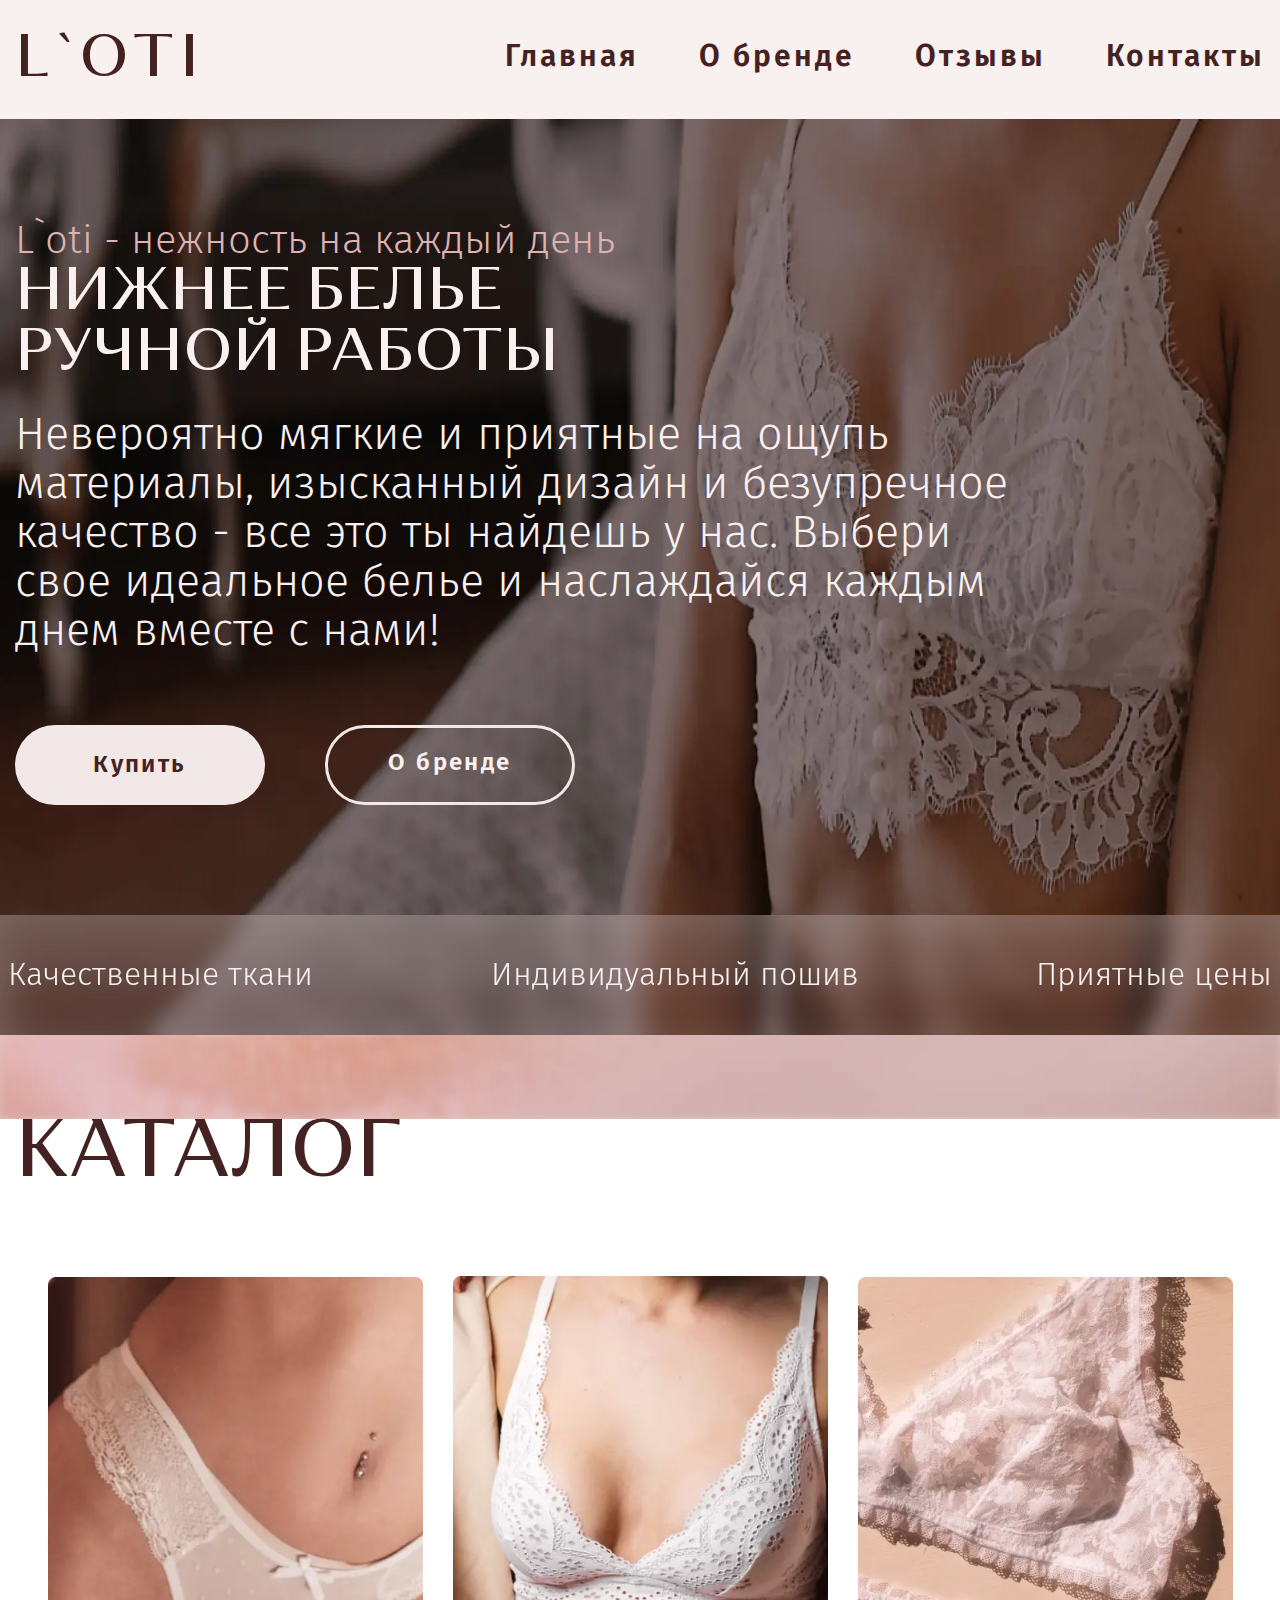
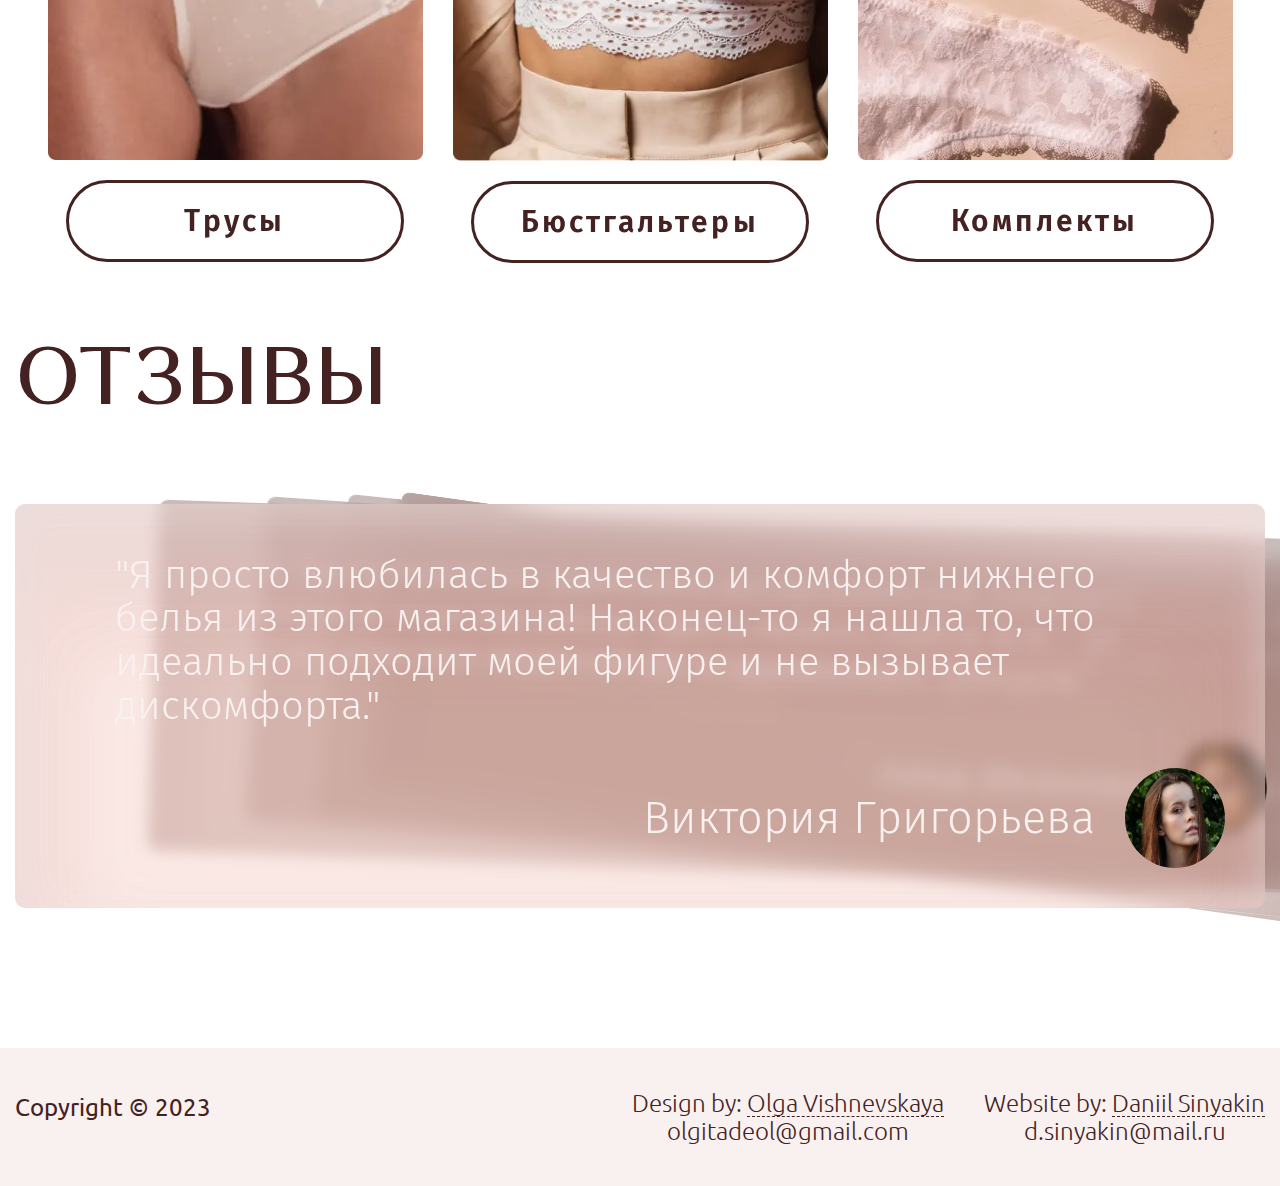
<file: index.html>
<!DOCTYPE html>
<html lang="ru">
<head>
    <title>L`oti</title>
    <meta charset="UTF-8">
    <meta http-equiv="X-UA-Compatible" content="IE=edge">
    <meta name="viewport" content="width=device-width, initial-scale=1.0">
    <link rel="preconnect" href="https://fonts.googleapis.com">
    <link rel="preconnect" href="https://fonts.gstatic.com" crossorigin>
    <link href="https://fonts.googleapis.com/css2?family=Fira+Sans:wght@300;400;500;600&family=Ubuntu:wght@300&display=swap" rel="stylesheet">
    <link rel="stylesheet" href="css/styles.css">
    <link rel="stylesheet" href="css/reset.css">
    <link rel="shortcut icon" href="favicon.ico">
    <link rel="stylesheet" href="https://unpkg.com/swiper/swiper-bundle.min.css">
  <script src="https://unpkg.com/swiper/swiper-bundle.min.js"></script>
</head>
<body>
    <div class="wrapper">
        <header class="header">
            <div class="header__container">
                <nav class="header__nav">
                    <h1><a href="index.html" class="header__logo">L`OTI</a></h1>
                    <ul class="header__list">
                        <li class="header__item">
                            <a href="index.html" class="header__link">Главная</a>
                        </li>
                        <li class="header__item">
                            <a href="about.html" class="header__link">О бренде</a>
                        </li>
                        <li class="header__item">
                            <a href="#reviews" class="header__link">Отзывы</a>
                        </li>
                        <li class="header__item">
                            <a href="contacts.html" class="header__link">Контакты</a>
                        </li>
                    </ul>
                </nav>
            </div>
        </header>
        <main class="page">
            <section class="hero">
                <div class="hero__container">
                    <img src="img/hero.webp" alt="Девушка в нижнем белье" class="hero__image" width="1920" height="1080">
                    <p class="hero__slogan">L`oti - нежность на каждый день</p>
                    <h2 class="hero__title">НИЖНЕЕ БЕЛЬЕ РУЧНОЙ РАБОТЫ</h2>
                    <p class="hero__desc">Невероятно мягкие и приятные на ощупь материалы, изысканный дизайн и безупречное качество - все это ты найдешь у нас. Выбери свое идеальное белье и наслаждайся каждым днем вместе с нами!</p>
                    <ul class="hero__buttons">
                        <li class="hero__item">
                            <a href="#catalog" class="hero__buy">Купить</a>
                        </li>
                        <li class="hero__item">
                            <a href="about.html" class="hero__about">О бренде</a>
                        </li>
                    </ul>
                </div>
                <ul class="hero__benefits">
                    <li class="hero__benefit"><h3>Качественные ткани</h3></li>
                    <li class="hero__benefit"><h3>Индивидуальный пошив</h3></li>
                    <li class="hero__benefit"><h3>Приятные цены</h3></li>
                </ul>
            </section>
            <section class="options">
                <div class="options__container">
                    <h2 id="catalog" class="options__title title">КАТАЛОГ</h2>
                    <ul class="options__list">
                        <li class="options__item">
                            <a href="panties.html"><img src="img/pants.webp" alt="Девушка в трусах" class="options__image" width="480" height="620"></a>
                            <a href="panties.html" class="options__button button">Трусы</a>
                        </li>
                        <li class="options__item">
                            <a href="bra.html"><img src="img/bra.webp" alt="Девушка в лифчике" class="options__image" width="480" height="620"></a>
                            <a href="bra.html" class="options__button button">Бюстгальтеры </a>
                        </li>
                        <li class="options__item">
                            <a href="set.html"><img src="img/set.webp" alt="Комплект нижнего белья" class="options__image" width="480" height="620"></a>
                            <a href="set.html" class="options__button button">Комплекты</a>
                        </li>
                    </ul>
                </div>
            </section>
            <section class="reviews">
                <div class="reviews__container">
                    <h2 id="reviews" class="reviews__title title">Отзывы</h2>
                    <div class="reviews-swiper swiper">
                        <div class="reviews-swiper__wrapper swiper-wrapper">
                            <div class="reviews-swiper__slide swiper-slide reviews-slide">
                                <div class="reviews-slide__wrapper">
                                    <figure class="reviews-slide__review">
                                        <blockquote class="reviews-slide__text">
                                            "Я просто влюбилась в качество и комфорт нижнего белья из этого магазина! Наконец-то я нашла то, что идеально подходит моей фигуре и не вызывает дискомфорта."
                                        </blockquote>
                                        <figcaption class="reviews-slide__author">
                                            <h3 class="reviews-slide__name">Виктория Григорьева</h3>
                                            <img src="img/girls/girl1.webp" alt="Фотография девушки" class="reviews-slide__photo" width="120" height="120">
                                        </figcaption>
                                    </figure>
                                </div>
                            </div>
                            <div class="reviews-swiper__slide swiper-slide reviews-slide">
                                <div class="reviews-slide__wrapper">
                                    <figure class="reviews-slide__review">
                                        <blockquote class="reviews-slide__text">
                                            "Я была приятно удивлена ассортиментом нижнего белья в этом магазине. Здесь можно найти все - от классических моделей до современных трендов."
                                        </blockquote>
                                        <figcaption class="reviews-slide__author">
                                            <h3 class="reviews-slide__name">Анна Иванова</h3>
                                            <img src="img/girls/girl2.webp" alt="Фотография девушки" class="reviews-slide__photo" width="120" height="120">
                                        </figcaption>
                                    </figure>
                                </div>
                            </div>
                            <div class="reviews-swiper__slide swiper-slide reviews-slide">
                                <div class="reviews-slide__wrapper">
                                    <figure class="reviews-slide__review">
                                        <blockquote class="reviews-slide__text">
                                            "Я уже несколько раз заказывала нижнее белье в этом магазине и каждый раз остаюсь довольна. Качество на высоте, а цены приятно удивляют."
                                        </blockquote>
                                        <figcaption class="reviews-slide__author">
                                            <h3 class="reviews-slide__name">Мария Петрова</h3>
                                            <img src="img/girls/girl3.webp" alt="Фотография девушки" class="reviews-slide__photo" width="120" height="120">
                                        </figcaption>
                                    </figure>
                                </div>
                            </div>
                            <div class="reviews-swiper__slide swiper-slide reviews-slide">
                                <div class="reviews-slide__wrapper">
                                    <figure class="reviews-slide__review">
                                        <blockquote class="reviews-slide__text">
                                            "Большой выбор размеров и моделей - это то, что меня порадовало в этом магазине. Я никогда не испытывала проблем с подбором нужного размера и всегда получала заказ вовремя."
                                        </blockquote>
                                        <figcaption class="reviews-slide__author">
                                            <h3 class="reviews-slide__name">Ольга Кузнецова</h3>
                                            <img src="img/girls/girl4.webp" alt="Фотография девушки" class="reviews-slide__photo" width="120" height="120">
                                        </figcaption>
                                    </figure>
                                </div>
                            </div>
                            <div class="reviews-swiper__slide swiper-slide reviews-slide">
                                <div class="reviews-slide__wrapper">
                                    <figure class="reviews-slide__review">
                                        <blockquote class="reviews-slide__text">
                                            "Я рекомендую этот магазин всем своим подругам! Здесь можно найти красивое и качественное нижнее белье по доступной цене."
                                        </blockquote>
                                        <figcaption class="reviews-slide__author">
                                            <h3 class="reviews-slide__name">Екатерина Смирнова</h3>
                                            <img src="img/girls/girl5.webp" alt="Фотография девушки" class="reviews-slide__photo" width="120" height="120">
                                        </figcaption>
                                    </figure>
                                </div>
                            </div>
                            <div class="reviews-swiper__slide swiper-slide reviews-slide">
                                <div class="reviews-slide__wrapper">
                                    <figure class="reviews-slide__review">
                                        <blockquote class="reviews-slide__text">
                                            "Я заказала нижнее белье в этом магазине для своей свадьбы, и оно было просто идеальным! Очень красивое и качественное, я чувствовала себя такой женственной и уверенной."
                                        </blockquote>
                                        <figcaption class="reviews-slide__author">
                                            <h3 class="reviews-slide__name">Татьяна Новикова</h3>
                                            <img src="img/girls/girl6.webp" alt="Фотография девушки" class="reviews-slide__photo" width="120" height="120">
                                        </figcaption>
                                    </figure>
                                </div>
                            </div>
                            <div class="reviews-swiper__slide swiper-slide reviews-slide">
                                <div class="reviews-slide__wrapper">
                                    <figure class="reviews-slide__review">
                                        <blockquote class="reviews-slide__text">
                                            "Я обожаю покупать нижнее белье в этом магазине! Здесь всегда есть новые коллекции и интересные модели, которые я не могу найти нигде больше."
                                        </blockquote>
                                        <figcaption class="reviews-slide__author">
                                            <h3 class="reviews-slide__name">Александра Васильева</h3>
                                            <img src="img/girls/girl7.webp" alt="Фотография девушки" class="reviews-slide__photo" width="120" height="120">
                                        </figcaption>
                                    </figure>
                                </div>
                            </div>
                        </div>
                    </div>
                </div>
            </section>
        </main>
        <footer class="footer">
            <div class="footer__container">
                <div class="footer__flex">
                    <p class="footer__copyright">Copyright © 2023</p>
                    <ul class="footer__developers">
                        <li class="footer__item">
                            <p class="footer_name">Design by: <a href="https://t.me/oa_vishnevskaya" class="footer__link" target="_blank">Olga Vishnevskaya</a></p>
                            <p class="footer__email">olgitadeol@gmail.com</p>
                        </li>
                        <li class="footer__item">
                            <p class="footer_name">Website by: <a href="https://t.me/lkizt" class="footer__link" target="_blank">Daniil Sinyakin</a></p>
                            <p class="footer__email">d.sinyakin@mail.ru</p>
                        </li>
                    </ul>
                </div>
            </div>
        </footer>
    </div>
    <script src="js/script.js"></script>
</body>
</html>
</file>
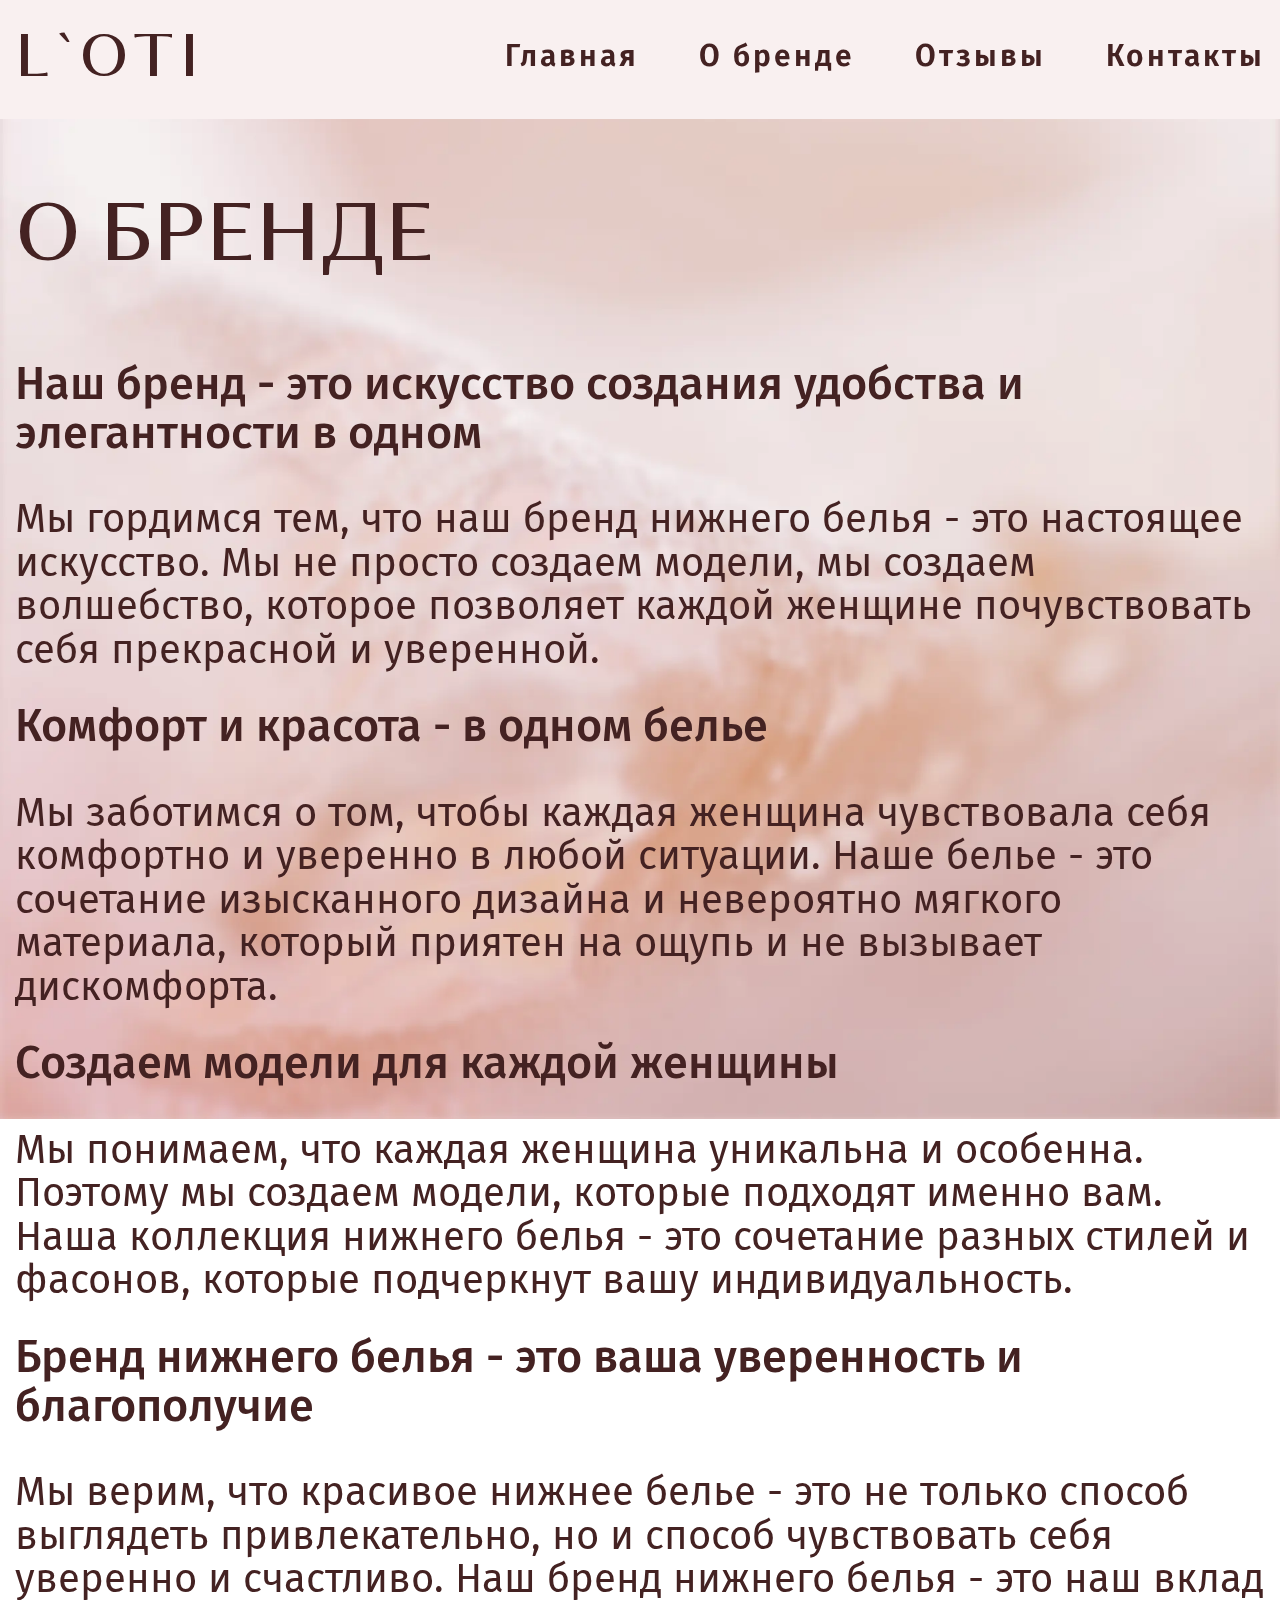
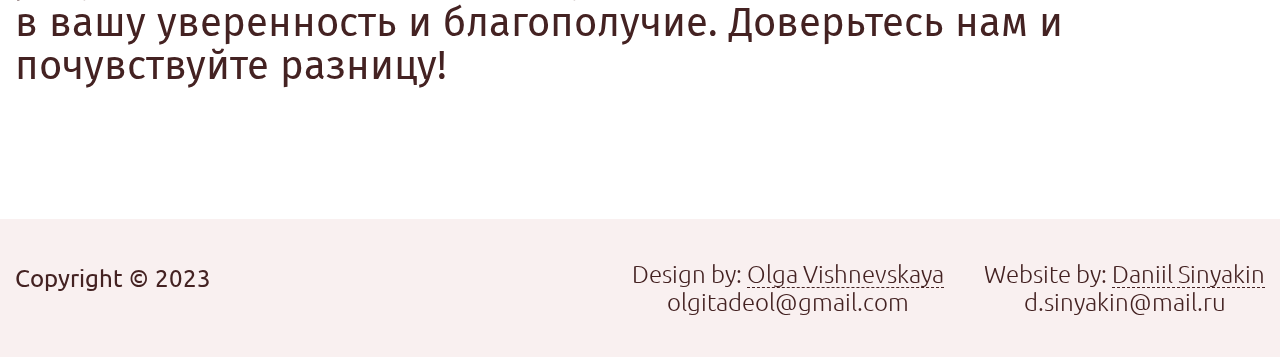
<file: about.html>
<!DOCTYPE html>
<html lang="ru">
<head>
    <title>О бренде</title>
    <meta charset="UTF-8">
    <meta http-equiv="X-UA-Compatible" content="IE=edge">
    <meta name="viewport" content="width=device-width, initial-scale=1.0">
    <link rel="preconnect" href="https://fonts.googleapis.com">
    <link rel="preconnect" href="https://fonts.gstatic.com" crossorigin>
    <link href="https://fonts.googleapis.com/css2?family=Fira+Sans:wght@300;400;500;600&family=Ubuntu:wght@300&display=swap" rel="stylesheet">
    <link rel="stylesheet" href="css/styles.css">
    <link rel="stylesheet" href="css/reset.css">
    <link rel="shortcut icon" href="favicon.ico">
</head>
<body>
    <div class="wrapper">
        <header class="header">
            <div class="header__container">
                <nav class="header__nav">
                    <h1><a href="index.html" class="header__logo">L`OTI</a></h1>
                    <ul class="header__list">
                        <li class="header__item">
                            <a href="index.html" class="header__link">Главная</a>
                        </li>
                        <li class="header__item">
                            <a href="about.html" class="header__link">О бренде</a>
                        </li>
                        <li class="header__item">
                            <a href="index.html#reviews" class="header__link">Отзывы</a>
                        </li>
                        <li class="header__item">
                            <a href="contacts.html" class="header__link">Контакты</a>
                        </li>
                    </ul>
                </nav>
            </div>
        </header>
        <main class="page">
            <section class="about">
                <div class="about__container">
                    <h2 class="about__title title">О БРЕНДЕ</h2>
                    <h3 class="about__subtitle">Наш бренд - это искусство создания удобства и элегантности в одном</h3>
                    <p class="about__text">Мы гордимся тем, что наш бренд нижнего белья - это настоящее искусство. Мы не просто создаем модели, мы создаем волшебство, которое позволяет каждой женщине почувствовать себя прекрасной и уверенной.</p>
                    <h3 class="about__subtitle">Комфорт и красота - в одном белье</h3>
                    <p class="about__text">Мы заботимся о том, чтобы каждая женщина чувствовала себя комфортно и уверенно в любой ситуации. Наше белье - это сочетание изысканного дизайна и невероятно мягкого материала, который приятен на ощупь и не вызывает дискомфорта.</p>
                    <h3 class="about__subtitle">Создаем модели для каждой женщины</h3>
                    <p class="about__text">Мы понимаем, что каждая женщина уникальна и особенна. Поэтому мы создаем модели, которые подходят именно вам. Наша коллекция нижнего белья - это сочетание разных стилей и фасонов, которые подчеркнут вашу индивидуальность.</p>
                    <h3 class="about__subtitle">Бренд нижнего белья - это ваша уверенность и благополучие</h3>
                    <p class="about__text">Мы верим, что красивое нижнее белье - это не только способ выглядеть привлекательно, но и способ чувствовать себя уверенно и счастливо. Наш бренд нижнего белья - это наш вклад в вашу уверенность и благополучие. Доверьтесь нам и почувствуйте разницу!</p>
                </div>
            </section>
        </main>
        <footer class="footer">
            <div class="footer__container">
                <div class="footer__flex">
                    <p class="footer__copyright">Copyright © 2023</p>
                    <ul class="footer__developers">
                        <li class="footer__item">
                            <p class="footer_name">Design by: <a href="https://t.me/oa_vishnevskaya" class="footer__link" target="_blank">Olga Vishnevskaya</a></p>
                            <p class="footer__email">olgitadeol@gmail.com</p>
                        </li>
                        <li class="footer__item">
                            <p class="footer_name">Website by: <a href="https://t.me/lkizt" class="footer__link" target="_blank">Daniil Sinyakin</a></p>
                            <p class="footer__email">d.sinyakin@mail.ru</p>
                        </li>
                    </ul>
                </div>
            </div>
        </footer>
    </div>
</body>
</html>
</file>
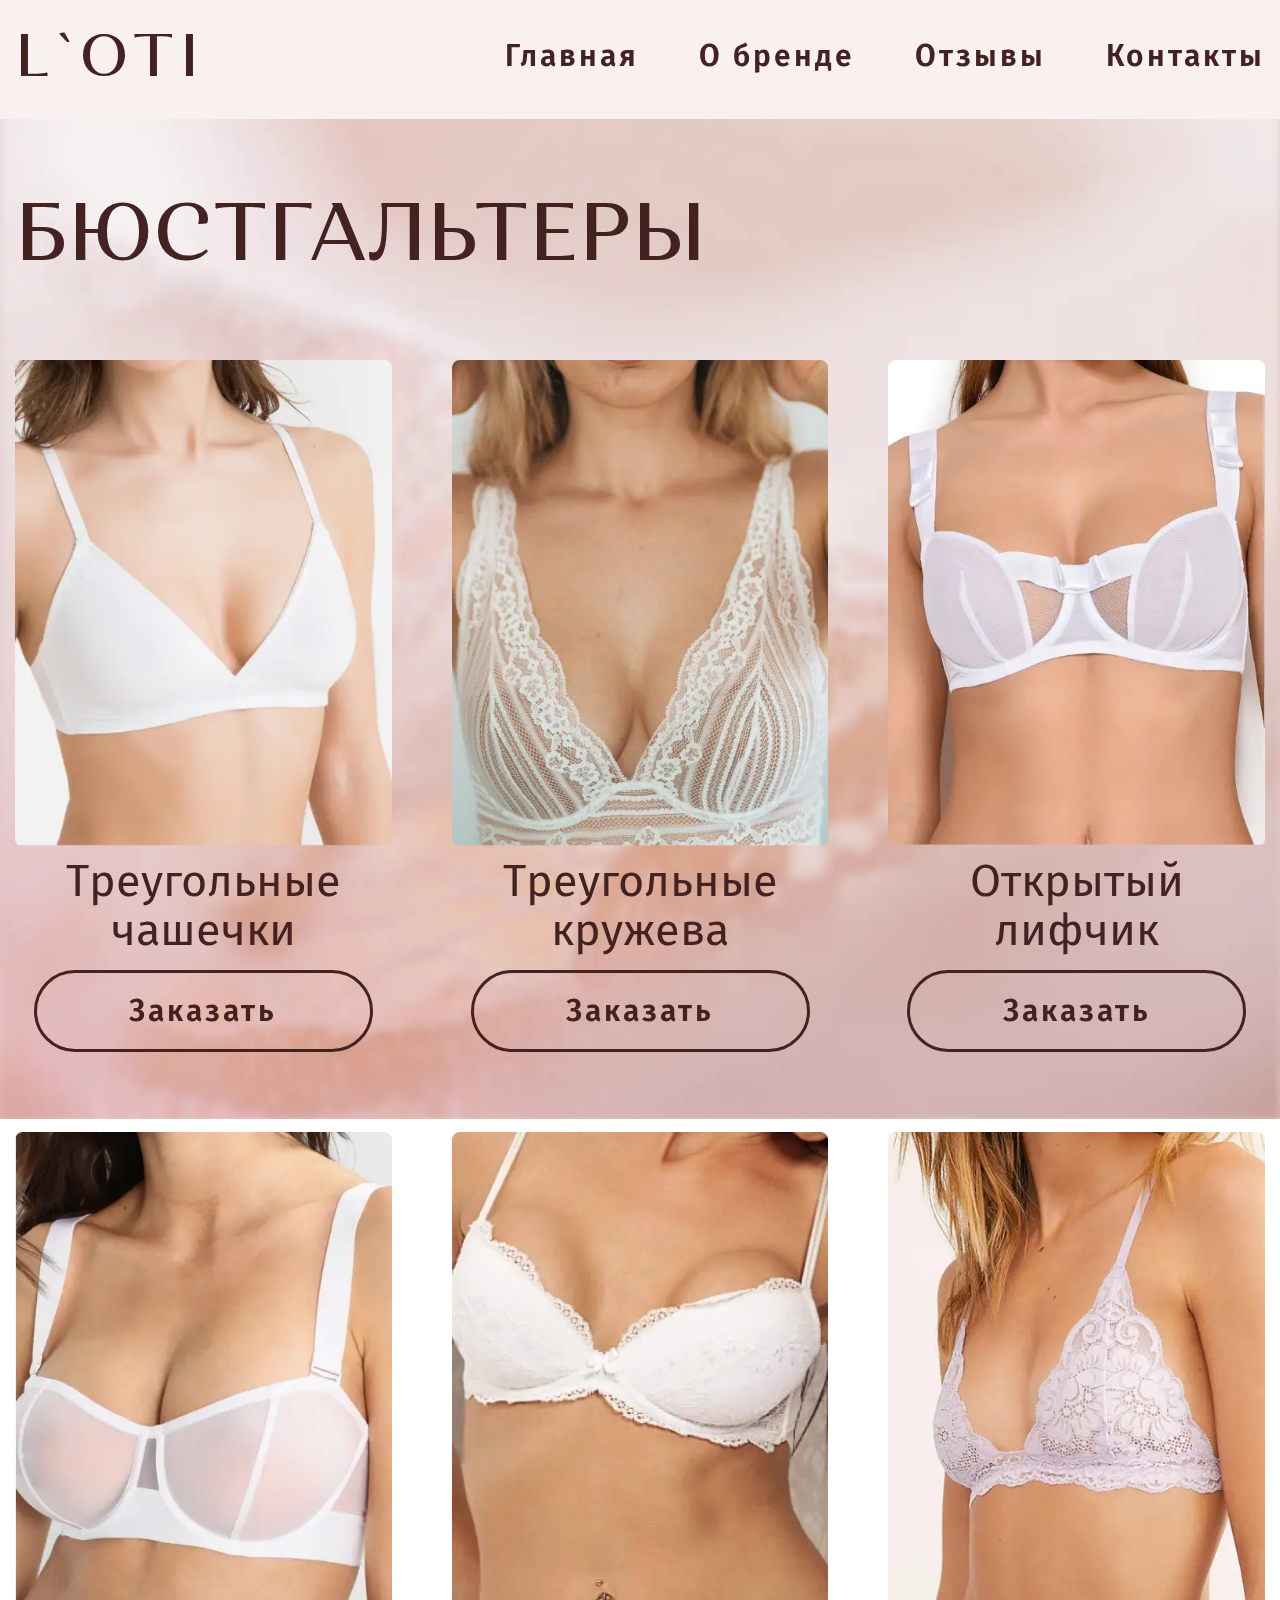
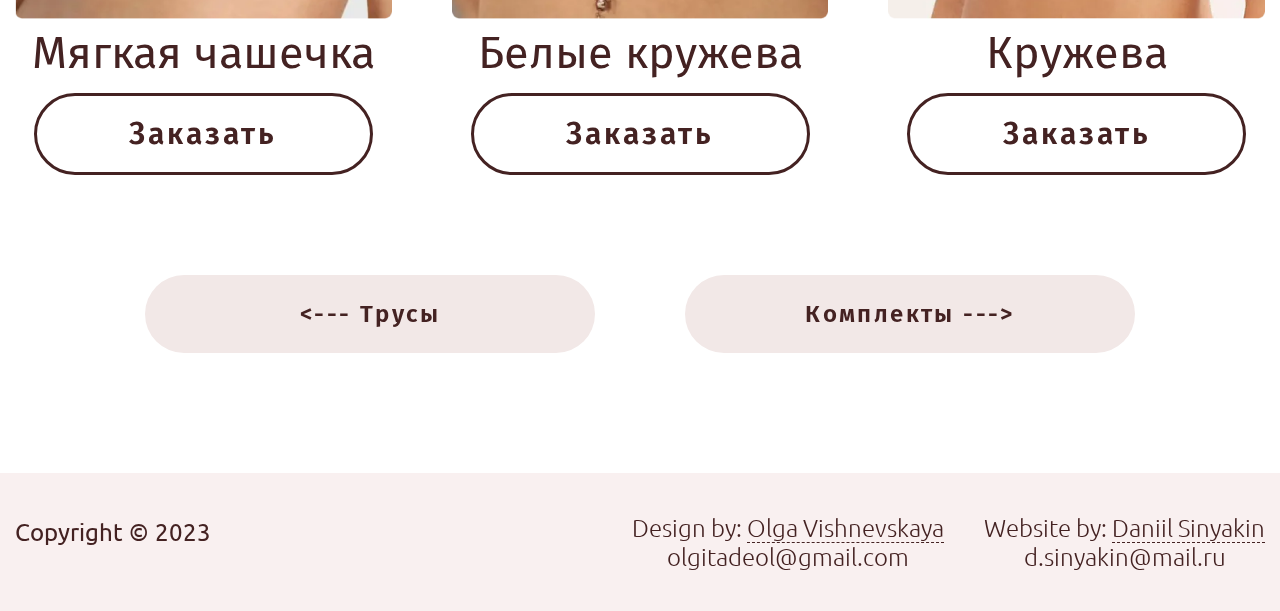
<file: bra.html>
<!DOCTYPE html>
<html lang="ru">
<head>
    <title>L`oti: Бюстгальтеры</title>
    <meta charset="UTF-8">
    <meta http-equiv="X-UA-Compatible" content="IE=edge">
    <meta name="viewport" content="width=device-width, initial-scale=1.0">
    <link rel="preconnect" href="https://fonts.googleapis.com">
    <link rel="preconnect" href="https://fonts.gstatic.com" crossorigin>
    <link href="https://fonts.googleapis.com/css2?family=Fira+Sans:wght@300;400;500;600&family=Ubuntu:wght@300&display=swap" rel="stylesheet">
    <link rel="stylesheet" href="css/styles.css">
    <link rel="stylesheet" href="css/reset.css">
    <link rel="shortcut icon" href="favicon.ico">
</head>
<body>
    <div class="wrapper">
        <header class="header">
            <div class="header__container">
                <nav class="header__nav">
                    <h1><a href="index.html" class="header__logo">L`OTI</a></h1>
                    <ul class="header__list">
                        <li class="header__item">
                            <a href="index.html" class="header__link">Главная</a>
                        </li>
                        <li class="header__item">
                            <a href="about.html" class="header__link">О бренде</a>
                        </li>
                        <li class="header__item">
                            <a href="index.html#reviews" class="header__link">Отзывы</a>
                        </li>
                        <li class="header__item">
                            <a href="contacts.html" class="header__link">Контакты</a>
                        </li>
                    </ul>
                </nav>
            </div>
        </header>
        <main class="page">
            <section class="catalog">
                <div class="catalog__container">
                    <h2 class="catalog__title title">БЮСТГАЛЬТЕРЫ</h2>
                    <ul class="catalog__list">
                        <li class="catalog__item">
                            <img src="img/bra/bra-one.webp" alt="Лифчик треугольные чашечки" class="catalog__image" width="480" height="620">
                            <h3 class="catalog__subtitle">Треугольные чашечки</h3>
                            <a href="https://vk.com/lotinizbel" class="catalog__buy button" target="_blank">Заказать</a>
                        </li>
                        <li class="catalog__item">
                            <img src="img/bra/bra-two.webp" alt="Лифчик треугольные кружева" class="catalog__image" width="480" height="620">
                            <h3 class="catalog__subtitle">Треугольные кружева</h3>
                            <a href="https://vk.com/lotinizbel" class="catalog__buy button" target="_blank">Заказать</a>
                        </li>
                        <li class="catalog__item">
                            <img src="img/bra/bra-three.webp" alt="Открытый лифчик" class="catalog__image" width="480" height="620">
                            <h3 class="catalog__subtitle">Открытый лифчик</h3>
                            <a href="https://vk.com/lotinizbel" class="catalog__buy button" target="_blank">Заказать</a>
                        </li>
                        <li class="catalog__item">
                            <img src="img/bra/bra-four.webp" alt="Лифчик мягкая чашечка" class="catalog__image" width="480" height="620">
                            <h3 class="catalog__subtitle">Мягкая чашечка</h3>
                            <a href="https://vk.com/lotinizbel" class="catalog__buy button" target="_blank">Заказать</a>
                        </li>
                        <li class="catalog__item">
                            <img src="img/bra/bra-five.webp" alt="Белые кружева" class="catalog__image" width="480" height="620">
                            <h3 class="catalog__subtitle">Белые кружева</h3>
                            <a href="https://vk.com/lotinizbel" class="catalog__buy button" target="_blank">Заказать</a>
                        </li>
                        <li class="catalog__item">
                            <img src="img/bra/bra-six.webp" alt="Кружева" class="catalog__image" width="480" height="620">
                            <h3 class="catalog__subtitle">Кружева</h3>
                            <a href="https://vk.com/lotinizbel" class="catalog__buy button" target="_blank">Заказать</a>
                        </li>
                    </ul>
                    <ul class="catalog__buttons">
                        <li>
                            <a href="panties.html" class="catalog__link">&lt;--- Трусы</a>
                        </li>
                        <li>
                            <a href="set.html" class="catalog__link">Комплекты ---&gt;</a>
                        </li>
                    </ul>
                </div>
            </section>
        </main>
        <footer class="footer">
            <div class="footer__container">
                <div class="footer__flex">
                    <p class="footer__copyright">Copyright © 2023</p>
                    <ul class="footer__developers">
                        <li class="footer__item">
                            <p class="footer_name">Design by: <a href="https://t.me/oa_vishnevskaya" class="footer__link" target="_blank">Olga Vishnevskaya</a></p>
                            <p class="footer__email">olgitadeol@gmail.com</p>
                        </li>
                        <li class="footer__item">
                            <p class="footer_name">Website by: <a href="https://t.me/lkizt" class="footer__link" target="_blank">Daniil Sinyakin</a></p>
                            <p class="footer__email">d.sinyakin@mail.ru</p>
                        </li>
                    </ul>
                </div>
            </div>
        </footer>
    </div>
</body>
</html>
</file>
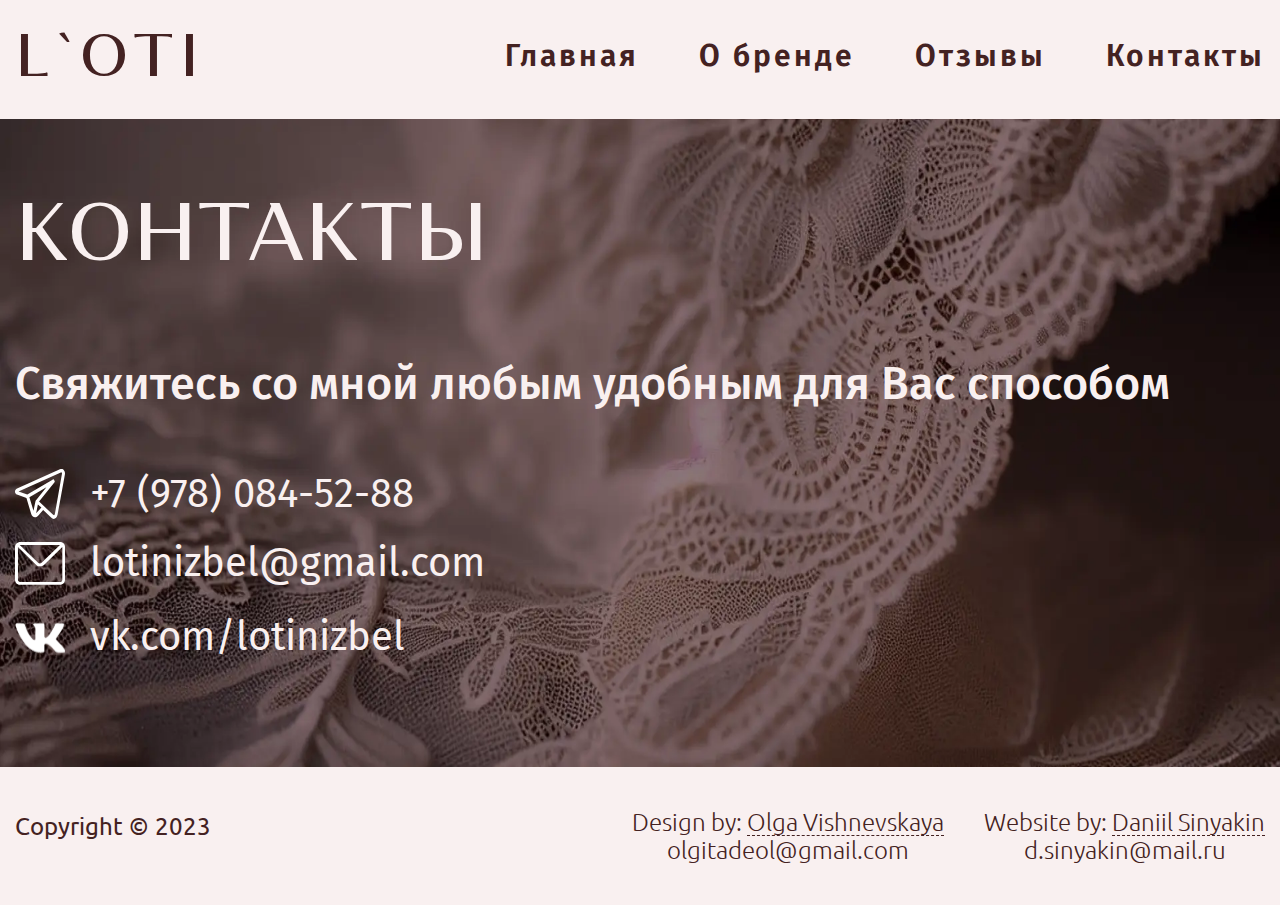
<file: contacts.html>
<!DOCTYPE html>
<html lang="ru">
<head>
    <title>Контакты</title>
    <meta charset="UTF-8">
    <meta http-equiv="X-UA-Compatible" content="IE=edge">
    <meta name="viewport" content="width=device-width, initial-scale=1.0">
    <link rel="preconnect" href="https://fonts.googleapis.com">
    <link rel="preconnect" href="https://fonts.gstatic.com" crossorigin>
    <link href="https://fonts.googleapis.com/css2?family=Fira+Sans:wght@300;400;500;600&family=Ubuntu:wght@300&display=swap" rel="stylesheet">
    <link rel="stylesheet" href="css/styles.css">
    <link rel="stylesheet" href="css/reset.css">
    <link rel="shortcut icon" href="favicon.ico">
</head>
<body>
    <div class="wrapper">
        <header class="header">
            <div class="header__container">
                <nav class="header__nav">
                    <h1><a href="index.html" class="header__logo">L`OTI</a></h1>
                    <ul class="header__list">
                        <li class="header__item">
                            <a href="index.html" class="header__link">Главная</a>
                        </li>
                        <li class="header__item">
                            <a href="about.html" class="header__link">О бренде</a>
                        </li>
                        <li class="header__item">
                            <a href="index.html#reviews" class="header__link">Отзывы</a>
                        </li>
                        <li class="header__item">
                            <a href="contacts.html" class="header__link">Контакты</a>
                        </li>
                    </ul>
                </nav>
            </div>
        </header>
        <main class="page" style="background: url(img/contacts.webp) 0 0/100% 100% no-repeat;">
            <section class="contacts">
                <div class="contacts__container">
                    <h2 class="contacts__title">КОНТАКТЫ</h2>
                    <h3 class="contacts__subtitle">Свяжитесь со мной любым удобным для Вас способом</h3>
                    <ul class="contacts__list">
                        <li class="contacts__item">
                            <img src="img/icons/telegram.svg" alt="Иконка telegram" class="contacts__icon" width="50" height="50">
                            <a href="tel:+79780845288" class="contacts__link">+7 (978) 084-52-88</a>
                        </li>
                        <li class="contacts__item">
                            <img src="img/icons/mail.svg" alt="Иконка почты" class="contacts__icon" width="50" height="50">
                            <a href="https://www.google.com/intl/ru/gmail/about/" class="contacts__link" target="_blank">lotinizbel@gmail.com</a>
                        </li>
                        <li class="contacts__item">
                            <img src="img/icons/vk.svg" alt="Иконка vk" class="contacts__icon" width="50" height="50">
                            <a href="https://vk.com/lotinizbel" class="contacts__link" target="_blank">vk.com/lotinizbel</a>
                        </li>
                    </ul>
                </div>
            </section>
        </main>
        <footer class="footer">
            <div class="footer__container">
                <div class="footer__flex">
                    <p class="footer__copyright">Copyright © 2023</p>
                    <ul class="footer__developers">
                        <li class="footer__item">
                            <p class="footer_name">Design by: <a href="https://t.me/oa_vishnevskaya" class="footer__link" target="_blank">Olga Vishnevskaya</a></p>
                            <p class="footer__email">olgitadeol@gmail.com</p>
                        </li>
                        <li class="footer__item">
                            <p class="footer_name">Website by: <a href="https://t.me/lkizt" class="footer__link" target="_blank">Daniil Sinyakin</a></p>
                            <p class="footer__email">d.sinyakin@mail.ru</p>
                        </li>
                    </ul>
                </div>
            </div>
        </footer>
    </div>
</body>
</html>
</file>
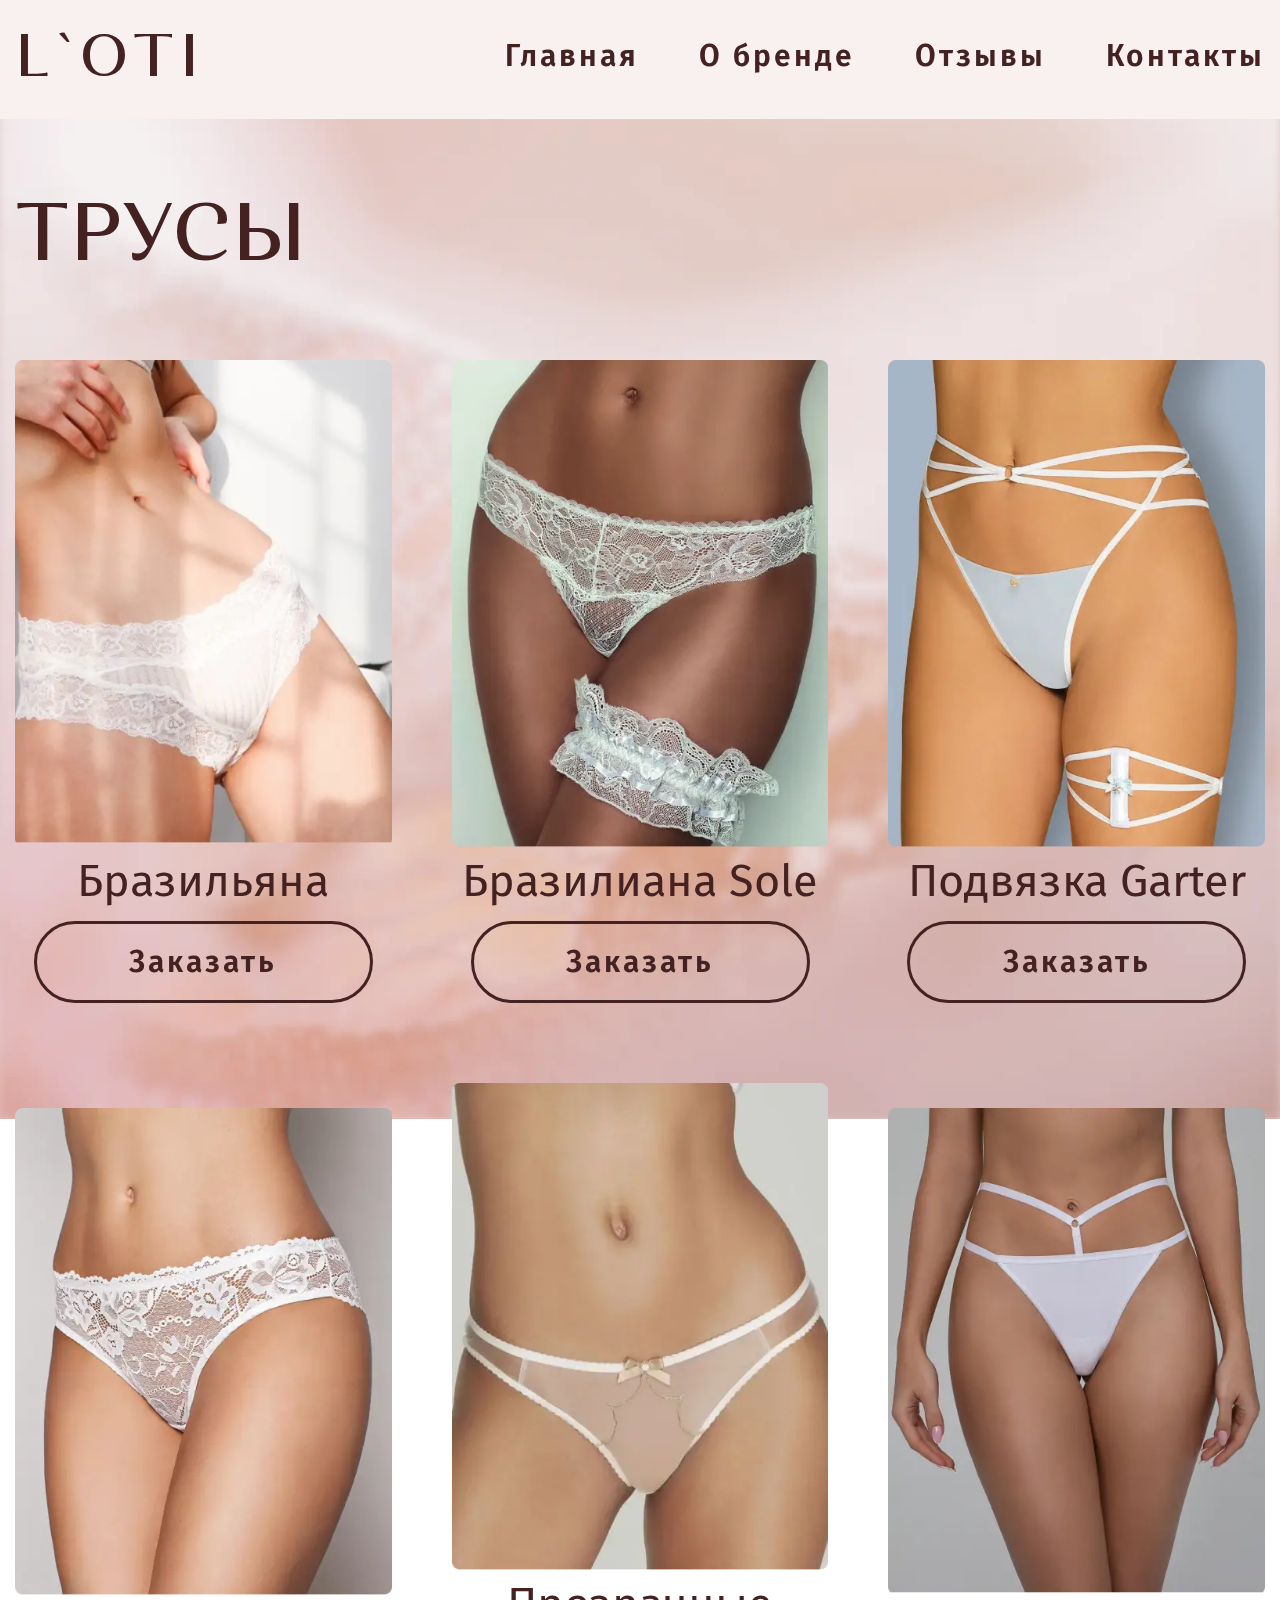
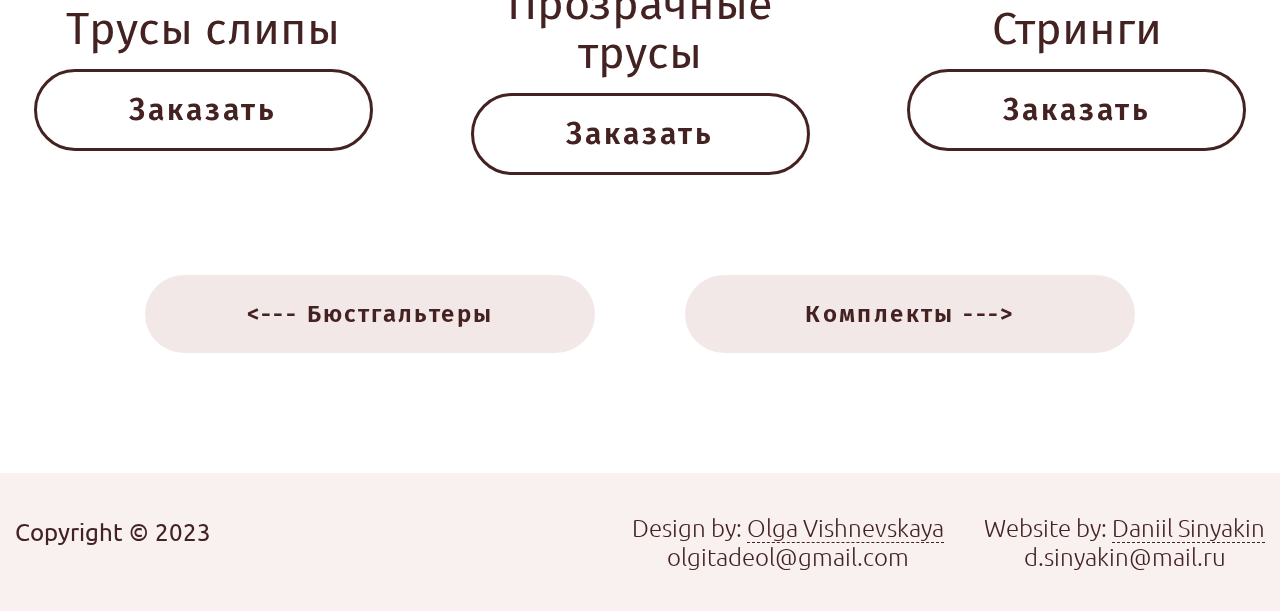
<file: panties.html>
<!DOCTYPE html>
<html lang="ru">
<head>
    <title>L`oti: Трусы</title>
    <meta charset="UTF-8">
    <meta http-equiv="X-UA-Compatible" content="IE=edge">
    <meta name="viewport" content="width=device-width, initial-scale=1.0">
    <link rel="preconnect" href="https://fonts.googleapis.com">
    <link rel="preconnect" href="https://fonts.gstatic.com" crossorigin>
    <link href="https://fonts.googleapis.com/css2?family=Fira+Sans:wght@300;400;500;600&family=Ubuntu:wght@300&display=swap" rel="stylesheet">
    <link rel="stylesheet" href="css/styles.css">
    <link rel="stylesheet" href="css/reset.css">
    <link rel="shortcut icon" href="favicon.ico">
</head>
<body>
    <div class="wrapper">
        <header class="header">
            <div class="header__container">
                <nav class="header__nav">
                    <h1><a href="index.html" class="header__logo">L`OTI</a></h1>
                    <ul class="header__list">
                        <li class="header__item">
                            <a href="index.html" class="header__link">Главная</a>
                        </li>
                        <li class="header__item">
                            <a href="about.html" class="header__link">О бренде</a>
                        </li>
                        <li class="header__item">
                            <a href="index.html#reviews" class="header__link">Отзывы</a>
                        </li>
                        <li class="header__item">
                            <a href="contacts.html" class="header__link">Контакты</a>
                        </li>
                    </ul>
                </nav>
            </div>
        </header>
        <main class="page">
            <section class="catalog">
                <div class="catalog__container">
                    <h2 class="catalog__title title">Трусы</h2>
                    <ul class="catalog__list">
                        <li class="catalog__item">
                            <img src="img/panties/panties-one.webp" alt="Бразильяна" class="catalog__image" width="480" height="620">
                            <h3 class="catalog__subtitle">Бразильяна</h3>
                            <a href="https://vk.com/lotinizbel" class="catalog__buy button" target="_blank">Заказать</a>
                        </li>
                        <li class="catalog__item">
                            <img src="img/panties/panties-two.webp" alt="Бразилиана Sole" class="catalog__image" width="480" height="620">
                            <h3 class="catalog__subtitle">Бразилиана Sole</h3>
                            <a href="https://vk.com/lotinizbel" class="catalog__buy button" target="_blank">Заказать</a>
                        </li>
                        <li class="catalog__item">
                            <img src="img/panties/panties-three.webp" alt="Подвязка Garter" class="catalog__image" width="480" height="620">
                            <h3 class="catalog__subtitle">Подвязка Garter</h3>
                            <a href="https://vk.com/lotinizbel" class="catalog__buy button" target="_blank">Заказать</a>
                        </li>
                        <li class="catalog__item">
                            <img src="img/panties/panties-four.webp" alt="Трусы слипы" class="catalog__image" width="480" height="620">
                            <h3 class="catalog__subtitle">Трусы слипы</h3>
                            <a href="https://vk.com/lotinizbel" class="catalog__buy button" target="_blank">Заказать</a>
                        </li>
                        <li class="catalog__item">
                            <img src="img/panties/panties-five.webp" alt="Прозрачные трусы" class="catalog__image" width="480" height="620">
                            <h3 class="catalog__subtitle">Прозрачные трусы</h3>
                            <a href="https://vk.com/lotinizbel" class="catalog__buy button" target="_blank">Заказать</a>
                        </li>
                        <li class="catalog__item">
                            <img src="img/panties/panties-six.webp" alt="Стринги" class="catalog__image" width="480" height="620">
                            <h3 class="catalog__subtitle">Стринги</h3>
                            <a href="https://vk.com/lotinizbel" class="catalog__buy button" target="_blank">Заказать</a>
                        </li>
                    </ul>
                    <ul class="catalog__buttons">
                        <li>
                            <a href="bra.html" class="catalog__link">&lt;--- Бюстгальтеры</a>
                        </li>
                        <li>
                            <a href="set.html" class="catalog__link">Комплекты ---&gt;</a>
                        </li>
                    </ul>
                </div>
            </section>
        </main>
        <footer class="footer">
            <div class="footer__container">
                <div class="footer__flex">
                    <p class="footer__copyright">Copyright © 2023</p>
                    <ul class="footer__developers">
                        <li class="footer__item">
                            <p class="footer_name">Design by: <a href="https://t.me/oa_vishnevskaya" class="footer__link" target="_blank">Olga Vishnevskaya</a></p>
                            <p class="footer__email">olgitadeol@gmail.com</p>
                        </li>
                        <li class="footer__item">
                            <p class="footer_name">Website by: <a href="https://t.me/lkizt" class="footer__link" target="_blank">Daniil Sinyakin</a></p>
                            <p class="footer__email">d.sinyakin@mail.ru</p>
                        </li>
                    </ul>
                </div>
            </div>
        </footer>
    </div>
</body>
</html>
</file>
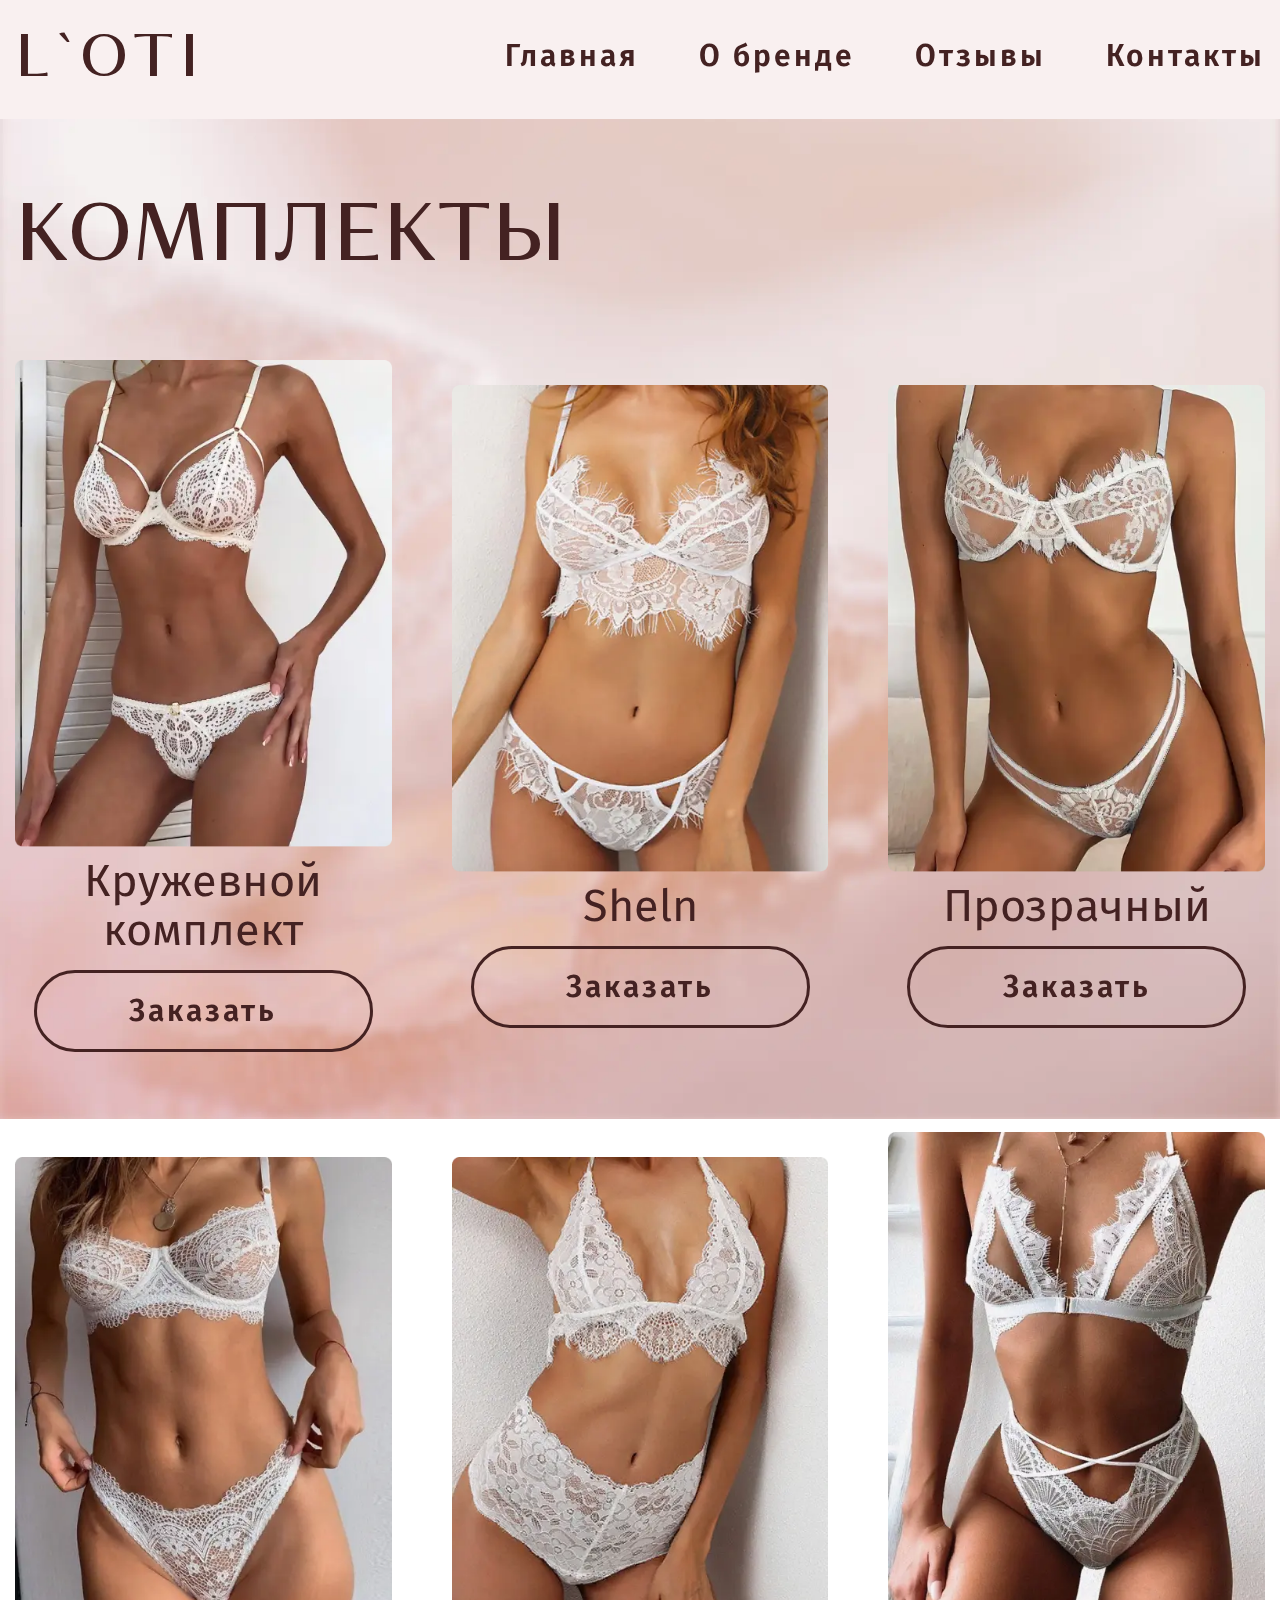
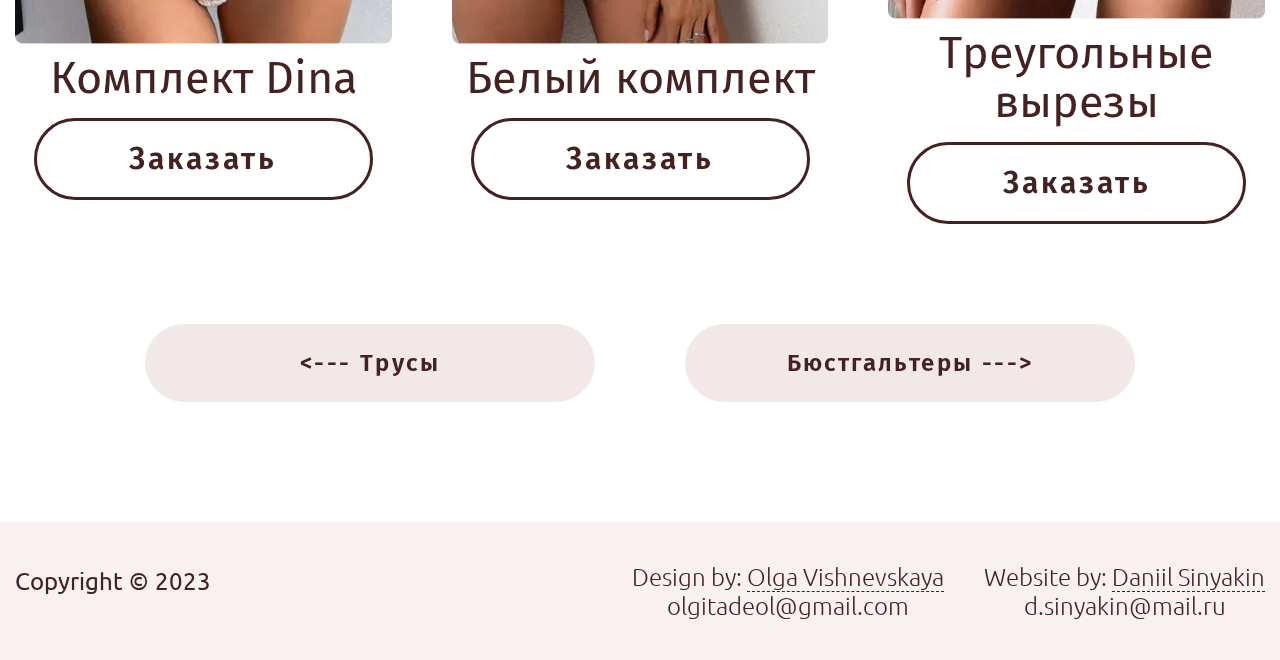
<file: set.html>
<!DOCTYPE html>
<html lang="ru">
<head>
    <title>L`oti: Комплекты</title>
    <meta charset="UTF-8">
    <meta http-equiv="X-UA-Compatible" content="IE=edge">
    <meta name="viewport" content="width=device-width, initial-scale=1.0">
    <link rel="preconnect" href="https://fonts.googleapis.com">
    <link rel="preconnect" href="https://fonts.gstatic.com" crossorigin>
    <link href="https://fonts.googleapis.com/css2?family=Fira+Sans:wght@300;400;500;600&family=Ubuntu:wght@300&display=swap" rel="stylesheet">
    <link rel="stylesheet" href="css/styles.css">
    <link rel="stylesheet" href="css/reset.css">
    <link rel="shortcut icon" href="favicon.ico">
</head>
<body>
    <div class="wrapper">
        <header class="header">
            <div class="header__container">
                <nav class="header__nav">
                    <h1><a href="index.html" class="header__logo">L`OTI</a></h1>
                    <ul class="header__list">
                        <li class="header__item">
                            <a href="index.html" class="header__link">Главная</a>
                        </li>
                        <li class="header__item">
                            <a href="about.html" class="header__link">О бренде</a>
                        </li>
                        <li class="header__item">
                            <a href="index.html#reviews" class="header__link">Отзывы</a>
                        </li>
                        <li class="header__item">
                            <a href="contacts.html" class="header__link">Контакты</a>
                        </li>
                    </ul>
                </nav>
            </div>
        </header>
        <main class="page">
            <section class="catalog">
                <div class="catalog__container">
                    <h2 class="catalog__title title">Комплекты</h2>
                    <ul class="catalog__list">
                        <li class="catalog__item">
                            <img src="img/set/set-one.webp" alt="Кружевной комплект" class="catalog__image" width="480" height="620">
                            <h3 class="catalog__subtitle">Кружевной комплект</h3>
                            <a href="https://vk.com/lotinizbel" class="catalog__buy button" target="_blank">Заказать</a>
                        </li>
                        <li class="catalog__item">
                            <img src="img/set/set-two.webp" alt="Sheln" class="catalog__image" width="480" height="620">
                            <h3 class="catalog__subtitle">Sheln</h3>
                            <a href="https://vk.com/lotinizbel" class="catalog__buy button" target="_blank">Заказать</a>
                        </li>
                        <li class="catalog__item">
                            <img src="img/set/set-three.webp" alt="Прозрачный комплект" class="catalog__image" width="480" height="620">
                            <h3 class="catalog__subtitle">Прозрачный</h3>
                            <a href="https://vk.com/lotinizbel" class="catalog__buy button" target="_blank">Заказать</a>
                        </li>
                        <li class="catalog__item">
                            <img src="img/set/set-four.webp" alt="Комплект Dina" class="catalog__image" width="480" height="620">
                            <h3 class="catalog__subtitle">Комплект Dina</h3>
                            <a href="https://vk.com/lotinizbel" class="catalog__buy button" target="_blank">Заказать</a>
                        </li>
                        <li class="catalog__item">
                            <img src="img/set/set-five.webp" alt="Белый комплект" class="catalog__image" width="480" height="620">
                            <h3 class="catalog__subtitle">Белый комплект</h3>
                            <a href="https://vk.com/lotinizbel" class="catalog__buy button" target="_blank">Заказать</a>
                        </li>
                        <li class="catalog__item">
                            <img src="img/set/set-six.webp" alt="Треугольные вырезы" class="catalog__image" width="480" height="620">
                            <h3 class="catalog__subtitle">Треугольные вырезы</h3>
                            <a href="https://vk.com/lotinizbel" class="catalog__buy button" target="_blank">Заказать</a>
                        </li>
                    </ul>
                    <ul class="catalog__buttons">
                        <li>
                            <a href="panties.html" class="catalog__link">&lt;--- Трусы</a>
                        </li>
                        <li>
                            <a href="bra.html" class="catalog__link">Бюстгальтеры ---&gt;</a>
                        </li>
                    </ul>
                </div>
            </section>
        </main>
        <footer class="footer">
            <div class="footer__container">
                <div class="footer__flex">
                    <p class="footer__copyright">Copyright © 2023</p>
                    <ul class="footer__developers">
                        <li class="footer__item">
                            <p class="footer_name">Design by: <a href="https://t.me/oa_vishnevskaya" class="footer__link" target="_blank">Olga Vishnevskaya</a></p>
                            <p class="footer__email">olgitadeol@gmail.com</p>
                        </li>
                        <li class="footer__item">
                            <p class="footer_name">Website by: <a href="https://t.me/lkizt" class="footer__link" target="_blank">Daniil Sinyakin</a></p>
                            <p class="footer__email">d.sinyakin@mail.ru</p>
                        </li>
                    </ul>
                </div>
            </div>
        </footer>
    </div>
</body>
</html>
</file>
<file: css/styles.css>
/* Общие настройки */
html,
body {
    height: 100%;
}
@font-face {
    font-family: 'Orchidea Pro';
    src: url('../fonts/OrchideaPro-Medium.eot');
    src: url('../fonts/OrchideaPro-Medium.eot?#iefix') format('embedded-opentype'),
        url('../fonts/OrchideaPro-Medium.woff2') format('woff2'),
        url('../fonts/OrchideaPro-Medium.woff') format('woff'),
        url('../fonts/OrchideaPro-Medium.ttf') format('truetype'),
        url('../fonts/OrchideaPro-Medium.svg#OrchideaPro-Medium') format('svg');
    font-weight: 500;
    font-style: normal;
    font-display: swap;
}

* {
    font-size: 45px;
    color: #F9F0F0;
    font-family: 'Fira Sans', sans-serif;
}
[class*=__container] {
    padding: 0 10px;
}

@media (min-width: 768px) {
    [class*=__container] {
        max-width: 1580px;
        margin: 0 auto;
        padding: 0 15px;
    }
}
.wrapper {
    min-height: 100%;
    display: flex;
    flex-direction: column;
}
/* Общие стили */
.title {
    font-family: "Orchidea Pro";
    font-size: .755555rem;
    font-weight: 500;
    color: #422;
    text-transform: uppercase;
    text-align: center;
}
@media (min-width: 768px) {
    .title {
        font-size: 1.777777rem;
        text-align: left;
    }
}
.button {
    color: #422;
    width: 90%;
    text-align: center;
    font-size: .488888rem;
    font-weight: 600;
    letter-spacing: .0667rem;
    border-radius: 45px;
    border: 3px solid #422;
    padding: 20px 0;
}
@media (min-width: 560px) {
    .button {
        width: 90%;
        font-size: .666666rem;
    }
}
@media (min-width: 1280px) {
    .button:hover {
        background: #F2E8E7;
        transition: 0.4s;
    }
}

/* Фон сайта */
.page {
    flex: 1 1 auto;
    background-image: url(../img/background.webp);
    background-attachment: fixed;
    background-position: center center;
    background-repeat: no-repeat;
    background-size: cover;
}
.page::before {
    content: "";
    position: fixed;
    top: 0;
    left: 0;
    width: 100%;
    height: 100%;
    z-index: -1;
    background-image: url(../img/background.webp);
    background-position: center center;
    background-repeat: no-repeat;
    background-size: cover;
    transform: translate3d(0, 0, 0);
  }

/* Шапка сайта */
.header {
    background: #F9F0F0;
}
.header h1 {
    text-align: center;
}
.header__logo {
    padding-top: 20px;
    display: block;
    font-size: .666666rem;
    font-weight: 500;
    letter-spacing: 0.1em;
    color: #442222;
    font-family: "Orchidea Pro";
}
@media (min-width: 550px) {
    .header__logo {
        font-size: 1.333333rem;
        letter-spacing: .133333rem;
        transition: 0.4s;
    }
}
@media (min-width: 1280px) {
    .header__logo:hover {
        font-size: 1.4rem;
        border-bottom: 3px dashed #422;
        transition: 0.4s;
    }
}

@media (min-width: 768px) {
    .header__nav {
        display: flex;
        justify-content: space-between;
        align-items: center;
        padding: 10px 0 28px;
    } 
}
.header__list {
    display: flex;
    justify-content: center;
    column-gap: 10px;
    padding: 0 0 20px;
}
@media (min-width: 768px) {
    .header__list {
        column-gap: 20px;
        padding: 0;
    }
}
@media (min-width: 1120px) {
    .header__list {
        column-gap: 60px;
    }
}
.header__link {
    color: #442222;
    font-size: .355555rem;
    font-weight: 600;
}
@media (min-width: 550px) {
    .header__link {
        font-size: .444444rem;
        letter-spacing: .066666rem;
    }
}
@media (min-width: 950px) {
    .header__link {
        font-size: .666666rem;
        letter-spacing: .066666rem;
        transition: 0.4s;
    }
}
@media (min-width: 1280px) {
    .header__link:hover {
        border-bottom: 3px dashed #422;
        transition: 0.4s;
    }
}

/* Секция Hero */
.hero {
    position: relative;
    padding-top: 40px;
}
@media (min-width: 768px) {
    .hero {
        padding: 100px 0 0;
    }
}
.hero__image {
    position: absolute;
    z-index: 0;
    left: 0;
    top: 0;
    height: 100%;
}
@media (min-width: 1921px) {
    .hero__image {
        width: 100vw;
    }
}
.hero__slogan {
    position: relative;
    z-index: 10;
    color: #DDB2B2;
    font-size: .355555rem;
    font-weight: 300;
}
@media (min-width: 768px) {
    .hero__slogan {
        line-height: 109.5%;
        font-size: .888888rem;
    }
}
.hero__title {
    position: relative;
    z-index: 10;
    font-family: "Orchidea Pro";
    font-size: .71111rem;
    font-weight: 500;
    text-transform: uppercase;
    max-width: 320px;
    margin-bottom: 10px;
}
@media (min-width: 768px) {
    .hero__title {
        font-size: 1.333333rem;
        max-width: 700px;
        margin-bottom: 25px;
    }
}
@media (min-width: 1440px) {
    .hero__title {
        font-size: 2.222222rem;
        max-width: 1000px;
    }
}
.hero__desc {
    position: relative;
    z-index: 10;
    font-size: .488888rem;
    font-weight: 300;
    line-height: 109.5%;
    margin-bottom: 20px;
    max-width: 320px;
}
@media (min-width: 768px) {
    .hero__desc {
        font-size: 0.7rem;
        max-width: 650px;
        margin-bottom: 70px;
    }
}
@media (min-width: 1220px) {
    .hero__desc {
        font-size: 1rem;
        max-width: 1000px;
    }
}
.hero__buttons {
    position: relative;
    z-index: 10;
    padding-bottom: 30px;
}
@media (min-width: 768px) {
    .hero__buttons {
        display: flex;
        column-gap: 60px;
        margin-bottom: 70px;
    }
}
.hero__buy, .hero__about {
    display: block;
    width: 50%;
    border-radius: 50px;
    text-align: center;
    font-size: .4444rem;
}
@media (min-width: 768px) {
    .hero__buy, .hero__about {
        font-size: .533333rem;
        width: 250px;
        height: 80px;
        border-radius: 50px;
        text-align: center;
    }
}
.hero__buy {
    color: #422;
    background: #F2E8E7;
    padding: 25px 0;
    font-weight: 600;
    letter-spacing: .0533rem;
    margin-bottom: 10px;
    transition: 0.4s;
}
@media (min-width: 1280px) {
    .hero__buy:hover {
        border: 3px solid #F2E8E7;
        color: #F2E8E7;
        background: none;
        transition: 0.4s;
    }
}
.hero__about {
    border: 3px solid #F2E8E7;
    padding: 20px 0;
    font-weight: 600;
    letter-spacing: .0533rem;
    transition: 0.4s;
}
@media (min-width: 1280px) {
    .hero__about:hover {
        color: #422;
        background: #F2E8E7;
        border: none;
        transition: 0.4s;
    }
}
.hero__benefits {
    display: none;
}
@media (min-width: 768px) {
    .hero__benefits {
        display: flex;
        justify-content: space-between;
        align-items: center;
        padding: 0;
        height: 120px;
        background: rgba(242, 232, 231, 0.01);
        box-shadow: 0px 80px 65px 0px rgba(212, 212, 212, 0.20) inset, 0px 1px 40px 0px rgba(226, 226, 226, 0.20) inset, 0px 82px 68px 65px rgba(182, 103, 103, 0.10) inset;
        backdrop-filter: blur(10px);
    }
}
@media (min-width: 1440px) {
    .hero__benefits {
        padding: 0;
        height: 200px;
        justify-content: center;
        column-gap: 120px;
    }
}
@media (min-width: 768px) {
    .hero__benefit {
        font-size: .71111rem;
        max-width: 400px;
        padding: 0 8px;
        line-height: 109.5%;
        font-weight: 300;
        text-align: center;
    }
}
@media (min-width: 1440px) {
    .hero__benefit {
        font-size: 1.3333rem;
        max-width: 400px;
    }
}
/* Секция Options */
.options {
    padding: 0 0 40px;
}
@media (min-width: 768px) {
    .options {
        padding: 0 0 80px;
    }
}
.options__title {
    padding: 30px 0;
}
@media (min-width: 768px) {
    .options__title {
        padding: 80px 0;
    }
}
@media (min-width: 768px) {
    .options__list {
        display: flex;
        justify-content: center;
        align-items: center;
        flex-wrap: wrap;
        gap: 30px;
    }
}
.options__item {
    display: flex;
    flex-direction: column;
    align-items: center;
    row-gap: 20px;
}
.options__item:not(:last-child) {
    margin-bottom: 25px;
}
@media (min-width: 768px) {
    .options__item:not(:last-child) {
        margin-bottom: 0px;
    }
}
@media (min-width: 1024px) {
    .options__item {
        width: 30%;
        justify-content: center;
    }
}

/* Секция reviews */
.reviews {
    padding-bottom: 40px;
    overflow: hidden;
}
@media (min-width: 768px) {
    .reviews {
        padding-bottom: 140px;
        overflow: hidden;
    }
}
.reviews__title {
    margin-bottom: 20px;
}
@media (min-width: 768px) {
    .reviews__title {
        margin-bottom: 80px;
    }
}
.reviews-slide {
    border-radius: 10px;
    background: rgba(231, 171, 156, 0.8);
    box-shadow: 0px 80px 65px 0px rgba(212, 212, 212, 0.20) inset, 0px 1px 40px 0px rgba(226, 226, 226, 0.20) inset, 0px 82px 68px 65px rgba(182, 103, 103, 0.10) inset, 0px 13px 40px 0px rgba(255, 255, 255, 0.25) inset;
    backdrop-filter: blur(7.5px);
}
@media (min-width: 768px) {
    .reviews-slide {
        min-height: 380px;
        background: rgba(245, 200, 189, 0.4);
    }
}
.reviews-slide__text {
    padding: 20px;
    font-size: .444444rem;
    font-weight: 300;
}
@media (min-width: 768px) {
    .reviews-slide__text {
        padding: 50px 100px 0;
        font-size: .888888rem;
        line-height: 109.5%;
    }
}
.reviews-slide__author {
    display: flex;
    justify-content: flex-end;
    align-items: center;
    column-gap: 10px;
    padding: 10px;
}
@media (min-width: 768px) {
    .reviews-slide__author {
        justify-content: flex-end;
        column-gap: 30px;
        padding: 40px;
    }
}
.reviews-slide__name {
    text-align: center;
    font-size: .533333rem;
    font-weight: 300;
}
@media (min-width: 768px) {
    .reviews-slide__name {
        font-size: 1rem;
        line-height: 109.5%;
    }
}
.reviews-slide__photo {
    height: 100px;
    width: 100px;
    border-radius: 50%;
}

/* Веб-страница Bra, Panties, Set */
.catalog {padding: 30px 0 50px;}
@media (min-width: 768px) {
    .catalog {padding: 50px 0 90px;}
}
@media (min-width: 1024px) {
    .catalog {padding: 80px 0 120px;}
}
.catalog__title {margin-bottom: 40px;}
@media (min-width: 768px) {
    .catalog__title {margin-bottom: 60px;}
}
@media (min-width: 1024px) {
    .catalog__title {margin-bottom: 80px;}
}
@media (min-width: 768px) {
    .catalog__list {
        display: flex;
        justify-content: center;
        align-items: center;
        flex-wrap: wrap;
        column-gap: 60px;
        row-gap: 80px;
    }
}
.catalog__item {
    display: flex;
    flex-direction: column;
    align-items: center;
}
@media (min-width: 768px) {
    .catalog__item {
        display: flex;
        flex-direction: column;
        justify-content: center;
        align-items: center;
        flex: 1 1 30%;
    }
}
.catalog__subtitle, .catalog__buy {
    color: #422;
}
.catalog__subtitle {
    font-size: .711111rem;
    margin: 10px 0 15px;
    text-align: center;
}
@media (min-width: 768px) {
    .catalog__subtitle {
        font-size: 1rem;
        line-height: 109.5%;
        max-width: 480px;
    }
}
.catalog__buy {
    margin-bottom: 25px;
}
@media (min-width: 768px) {
    .catalog__buy {
        margin-bottom: 0;
    }
}
.catalog__buttons {
    display: flex;
    justify-content: center;
    flex-wrap: wrap;
    margin-top: 30px;
    row-gap: 20px;
}
@media (min-width: 768px) {
    .catalog__buttons {
        column-gap: 30px;
        margin-top: 60px;
    }
}
@media (min-width: 1024px) {
    .catalog__buttons {
        column-gap: 90px;
        margin-top: 100px;
    }
}
.catalog__link {
    display: block;
    width: 300px;
    border-radius: 100px;
    text-align: center;
    color: #422;
    background: #F2E8E7;
    padding: 25px 0;
    font-size: .35555rem;
    font-weight: 600;
    letter-spacing: .0533rem;
}
@media (min-width: 768px) {
    .catalog__link {
        width: 350px;
        font-size: .444444rem;
    }
}
@media (min-width: 1024px) {
    .catalog__link {
        width: 450px;
        font-size: .533333rem;
    }
}
@media (min-width: 1280px) {
    .catalog__link:hover {
        border: 1px solid #422;
        background: none;
        transition: 0.4s;
    }
}

/* Веб-страница About */
.about {
    padding: 30px 0;
}
@media (min-width: 768px) {
    .about {
        padding: 50px 0 70px;
    }
}
@media (min-width: 1024px) {
    .about {
        padding: 80px 0 100px;
    }
}
.about__title {
    margin-bottom: 30px;
}
@media (min-width: 768px) {
    .about__title {
        margin-bottom: 50px;
    }
}
@media (min-width: 1024px) {
    .about__title {
        margin-bottom: 80px;
    }
}
.about__subtitle {
    color: #422;
    font-size: .622222rem;
    font-weight: 500;
    margin-bottom: 20px;
}
@media (min-width: 768px) {
    .about__subtitle {
        font-size: .8rem;
        line-height: 109.5%;
        margin-bottom: 40px;
    }
}
@media (min-width: 1024px) {
    .about__subtitle {
        font-size: 1rem;
    }
}
.about__text {
    color: #422;
    font-size: .488888rem;
    margin-bottom: 30px;
}
@media (min-width: 768px) {
    .about__text {
        font-size: .666666rem;
        line-height: 109.5%;
    }
}
@media (min-width: 1024px) {
    .about__text {
        font-size: .888888rem;
        line-height: 109.5%;
    }
}

/* Веб-страница Contacts */
.contacts {
    padding: 30px 0 50px;
}
@media (min-width: 768px) {
    .contacts {
        padding: 80px 0 100px;
    }
}
.contacts__title {
    font-family: 'Orchidea Pro';
    font-size: .844444rem;
    font-weight: 500;
}
@media (min-width: 768px) {
    .contacts__title {
        font-size: 1.777777rem;
    }
}
.contacts__subtitle {
    font-weight: 500;
    margin: 30px 0 40px;
}
@media (min-width: 768px) {
    .contacts__subtitle {
        line-height: 109.5%;
        margin: 80px 0 60px;
    }
}
.contacts__item {
    display: flex;
    align-items: center;
    column-gap: 25px;
}
.contacts__item:not(:last-child) {
    margin-bottom: 20px;
}
.contacts__link {
    font-size: .488888rem;
}
@media (min-width: 768px) {
    .contacts__link {
        font-size: .888888rem;
    }
}

/* Подвал сайта */
.footer {
    background: #F9F0F0;
}
.footer__flex {
    padding: 20px 0;
}
@media (min-width: 768px) {
    .footer__flex {
        padding: 40px 0;
        display: flex;
        justify-content: space-between;
        align-items: center;
    }
}
.footer__copyright {
    color: #422;
    font-family: Ubuntu;
    font-size: .311111rem;
    text-align: center;
    padding: 0 0 20px;
}
@media (min-width: 768px) {
    .footer__copyright {
        line-height: 157.4%;
        font-size: .444444rem;
    }
}
@media (min-width: 1024px) {
    .footer__copyright {
        line-height: 157.4%;
        font-size: .533333rem;
    }
}
.footer__developers {
    display: flex;
    column-gap: 20px;
    justify-content: center;
}
@media (min-width: 768px) {
    .footer__developers {
        column-gap: 30px;
    }
}
@media (min-width: 1024px) {
    .footer__developers {
        column-gap: 40px;
    }
}
.footer_name, .footer__email, .footer__link {
    color: #422;
    font-weight: 300;
    font-family: Ubuntu;
    font-size: .311111rem;
    text-align: center;
}
@media (min-width: 768px) {
    .footer_name, .footer__email, .footer__link {
        font-size: .444444rem;
        line-height: 115.9%;
        text-align: center;
    }
}
@media (min-width: 1024px) {
    .footer_name, .footer__email, .footer__link {
        font-size: .533333rem;
        line-height: 115.9%;
        text-align: center;
    }
}
.footer__link {
    display: inline-block;
    border-bottom: 1px dashed #422;
}
</file>
